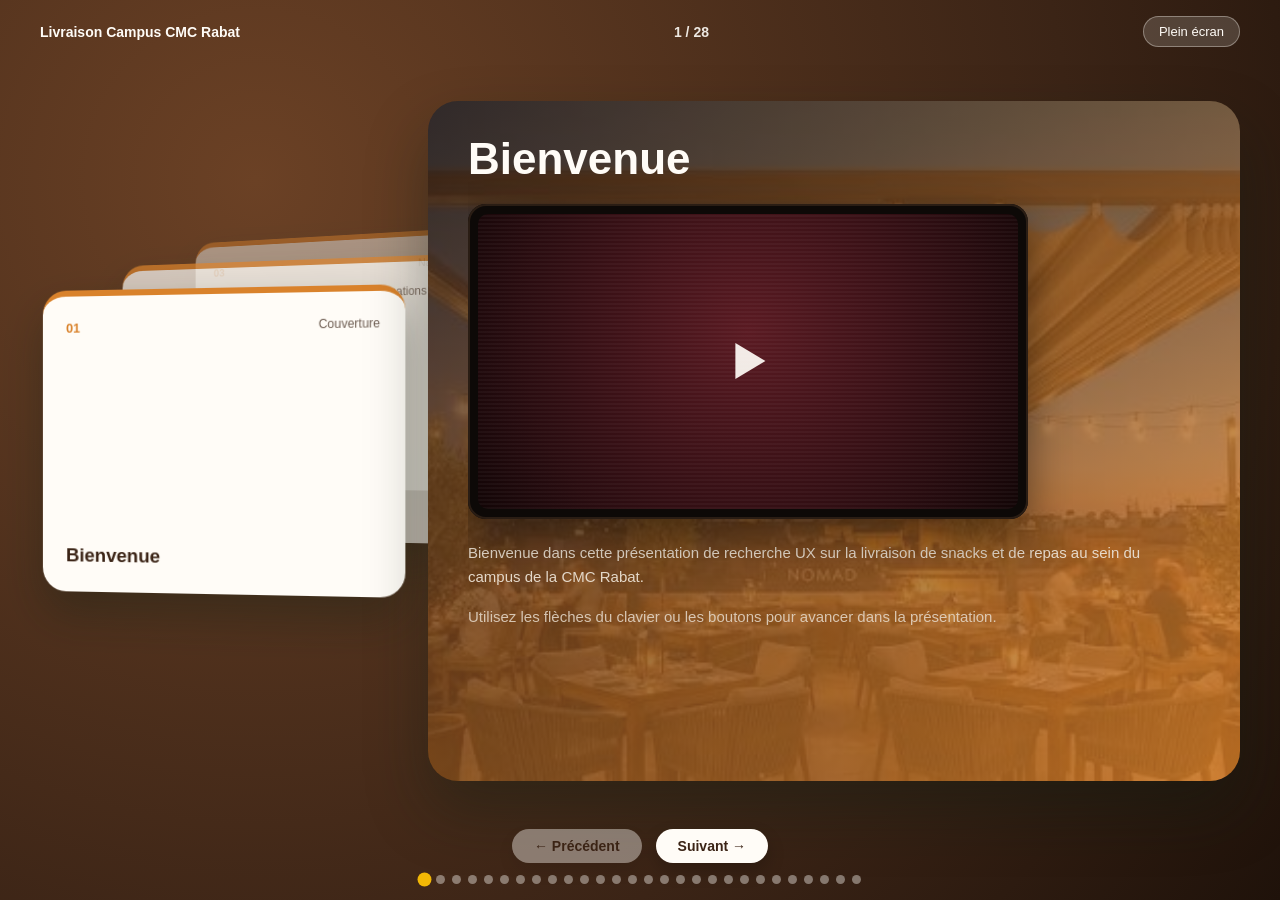
<file: cmc-rabat-ux (1)/index.html>
<!DOCTYPE html>
<html lang="fr">
<head>
<meta charset="UTF-8">
<meta name="viewport" content="width=device-width, initial-scale=1">
<title>Recherche UX & Wireframes : Livraison Campus CMC Rabat</title>
<style>
  :root {
    --bg-main: #2d5a3c;
    --bg-accent: #4c8c58;
    --crust: #3b2416;
    --bread: #d9822b;
    --fruit: #d94e4e;
    --citrus: #f2b705;
    --cream: #fffcf7;
    --ink: #2a1f18;
    --muted: #6e5d52;
    --light: #f6efe6;
    --pale: #e6dacb;
    --green: #3f9a57;
  }

  * { box-sizing: border-box; margin: 0; padding: 0; }
  html, body { height: 100%; overflow: hidden; }

  body {
    font-family: "Segoe UI", Arial, Helvetica, sans-serif;
    background: radial-gradient(circle at 20% 20%, #3d754e 0%, var(--bg-main) 65%, #1e3f29 100%);
    color: var(--ink);
    display: flex;
    flex-direction: column;
    user-select: none;
    position: relative;
    transition: background .6s ease;
  }
  body.is-cover {
    background: radial-gradient(circle at 20% 20%, #6b4125 0%, var(--crust) 65%, #1f120a 100%);
  }

  /* Rideau de théâtre (intro) */
  .curtain { position: fixed; inset: 0; z-index: 100; display: flex; pointer-events: none; }
  .curtain.done { display: none; }
  .curtain-half {
    position: relative; flex: 1; height: 100%;
    background-image: url('rideau.jpg'), linear-gradient(90deg, #3a0008 0%, #8a0f1c 30%, #b3121f 50%, #8a0f1c 70%, #3a0008 100%);
    background-size: cover, cover;
    background-position: center, center;
    transition: transform 1.8s cubic-bezier(.65, 0, .35, 1);
    box-shadow: inset 0 0 120px rgba(0, 0, 0, .55);
  }
  .curtain.open .curtain-left { transform: translateX(-101%); }
  .curtain.open .curtain-right { transform: translateX(101%); }

  /* Barre haute */
  .topbar {
    position: relative; z-index: 2;
    display: flex; justify-content: space-between; align-items: center;
    padding: 16px 40px; color: var(--cream); font-weight: 600; font-size: 14px;
  }
  .counter { font-variant-numeric: tabular-nums; opacity: .9; }
  .fs-btn {
    background: rgba(255, 252, 247, .16); border: 1px solid rgba(255, 252, 247, .35);
    color: var(--cream); padding: 7px 15px; border-radius: 999px; cursor: pointer; font-size: 13px; font-family: inherit;
  }
  .fs-btn:hover { background: rgba(255, 252, 247, .26); }

  /* Scène */
  .stage {
    position: relative; z-index: 2;
    flex: 1; display: grid; grid-template-columns: 30% 1fr; gap: 28px;
    padding: 0 40px; min-height: 0;
  }
  .stack-wrap { position: relative; perspective: 1400px; display: flex; align-items: center; justify-content: center; }
  .stack { position: relative; width: 100%; max-width: 380px; height: 420px; transform-style: preserve-3d; }
  .stack-card {
    position: absolute; left: 0; top: 50%; width: 100%; height: 300px; margin-top: -150px;
    background: var(--cream); border-radius: 24px; padding: 24px;
    box-shadow: 0 22px 44px rgba(18, 32, 20, .35);
    border-top: 6px solid var(--bread);
    display: flex; flex-direction: column; justify-content: space-between; overflow: hidden;
    cursor: pointer;
    transition: transform .9s cubic-bezier(.2, .8, .2, 1), opacity .9s ease;
  }
  .sc-top { display: flex; justify-content: space-between; gap: 10px; font-size: 12px; color: var(--muted); }
  .sc-top b { color: var(--bread); font-size: 13px; font-weight: 800; }
  .sc-title { font-size: 19px; font-weight: 800; color: var(--crust); line-height: 1.2; }

  .main-wrap { position: relative; display: flex; align-items: center; min-height: 0; }
  .main-card {
    position: relative; width: 100%; height: min(78vh, 680px);
    background: var(--cream); border-radius: 30px; padding: 32px 40px;
    box-shadow: 0 30px 60px rgba(15, 28, 18, .38);
    display: flex; flex-direction: column; overflow: hidden;
  }
  .main-card.enter { animation: enter .7s cubic-bezier(.2, .8, .2, 1); }
  @keyframes enter {
    from { opacity: 0; transform: translateX(40px) scale(.98); }
    to   { opacity: 1; transform: translateX(0) scale(1); }
  }
  .main-card.cover {
    background: linear-gradient(135deg, rgba(59, 36, 22, .82) 0%, rgba(217, 130, 43, .78) 100%), url('nomad.jpg') center / cover no-repeat, var(--crust);
    color: var(--cream); justify-content: center;
  }
  .main-card.themed {
    background: linear-gradient(rgba(255, 252, 247, .9), rgba(255, 252, 247, .9)), url('nomad.jpg') center / cover no-repeat, var(--cream);
  }

  .content { flex: 1; min-height: 0; overflow: auto; padding-right: 6px; }
  .section-tag { font-size: 12px; font-weight: 800; letter-spacing: 1.3px; text-transform: uppercase; color: var(--bread); }
  .slide-title { font-size: 28px; font-weight: 800; color: var(--crust); margin: 6px 0 16px; line-height: 1.2; }
  .cover .slide-title { font-size: 44px; color: var(--cream); margin: 0 0 18px; }
  .lead { font-size: 16px; line-height: 1.55; color: var(--ink); margin-bottom: 14px; }
  .cover .lead { color: var(--pale); }
  .hint { font-size: 13px; color: var(--muted); margin-top: 16px; }
  .cover .hint { color: var(--pale); opacity: .85; }
  .note { font-size: 12px; color: var(--muted); margin-top: 14px; font-style: italic; }

  /* Écran de vidéo */
  .screen-frame {
    position: relative; width: 100%; max-width: 560px; aspect-ratio: 16 / 9;
    border-radius: 18px; background: #0d0907; padding: 10px;
    box-shadow: 0 18px 40px rgba(0, 0, 0, .45), inset 0 0 0 2px #2a1d14;
    margin-bottom: 22px;
  }
  .screen-inner {
    position: relative; width: 100%; height: 100%; border-radius: 10px; overflow: hidden;
    background: radial-gradient(circle at 50% 40%, #5a1a22 0%, #2a0c10 70%, #120506 100%);
    animation: screenGlow 4s ease-in-out infinite;
  }
  .screen-inner::before {
    content: ""; position: absolute; inset: 0;
    background: linear-gradient(105deg, transparent 35%, rgba(255, 220, 200, .18) 50%, transparent 65%);
    transform: translateX(-100%);
    animation: sweep 5s ease-in-out infinite;
  }
  .screen-inner::after {
    content: ""; position: absolute; inset: 0; pointer-events: none;
    background: repeating-linear-gradient(0deg, rgba(255, 255, 255, .035) 0 2px, transparent 2px 4px);
  }
  .play {
    position: absolute; left: 50%; top: 50%; transform: translate(-42%, -50%);
    width: 0; height: 0; border-left: 30px solid var(--cream);
    border-top: 18px solid transparent; border-bottom: 18px solid transparent;
    opacity: .92; animation: pulse 2.6s ease-in-out infinite;
  }
  @keyframes screenGlow { 0%, 100% { filter: brightness(.92); } 50% { filter: brightness(1.12); } }
  @keyframes sweep { 0% { transform: translateX(-100%); } 60%, 100% { transform: translateX(100%); } }
  @keyframes pulse {
    0%, 100% { transform: translate(-42%, -50%) scale(1); }
    50%      { transform: translate(-42%, -50%) scale(1.08); }
  }

  /* Bandeaux et logo */
  .banner {
    height: 150px; border-radius: 20px; margin-bottom: 16px;
    background-image: url('snack.jpg'), linear-gradient(135deg, var(--bread) 0%, var(--bg-accent) 100%);
    background-size: cover, cover; background-position: center, center;
    box-shadow: 0 10px 22px rgba(59, 36, 22, .25);
  }
  .hero-img {
    width: 100%; height: 150px; object-fit: cover; border-radius: 18px; margin-bottom: 16px;
    box-shadow: 0 10px 22px rgba(59, 36, 22, .2);
  }
  .logo-card {
    background: #fff; border: 1px solid var(--pale); border-radius: 18px; padding: 14px 20px;
    display: flex; justify-content: center; margin-bottom: 16px;
  }
  .logo-card img { height: 120px; width: auto; object-fit: contain; }

  /* Informations projet */
  .info-grid { display: grid; grid-template-columns: repeat(2, 1fr); gap: 12px; margin-top: 8px; }
  .info-grid div { background: var(--light); border-left: 4px solid var(--bread); border-radius: 12px; padding: 12px 16px; }
  .info-grid dt { font-size: 12px; font-weight: 800; color: var(--muted); text-transform: uppercase; letter-spacing: .8px; }
  .info-grid dd { font-size: 16px; font-weight: 700; color: var(--crust); margin-top: 4px; }

  /* Sommaire */
  .toc { list-style: none; display: grid; gap: 8px; }
  .toc-item {
    width: 100%; display: flex; align-items: center; gap: 14px; text-align: left;
    background: var(--light); border: 1px solid var(--pale); border-radius: 14px; padding: 9px 16px;
    font-family: inherit; font-size: 15px; font-weight: 700; color: var(--crust); cursor: pointer;
    transition: background .25s ease, transform .25s ease;
  }
  .toc-item:hover { background: #fbe9cf; transform: translateX(4px); }
  .toc-item span {
    min-width: 32px; height: 32px; border-radius: 50%; background: var(--bread); color: var(--cream);
    display: inline-flex; align-items: center; justify-content: center; font-size: 13px; font-weight: 800;
  }

  /* Blocs */
  .box { background: var(--light); border-radius: 16px; padding: 16px 20px; margin-bottom: 14px; line-height: 1.55; }
  .box h4 { font-size: 16px; color: var(--crust); margin-bottom: 8px; }
  .box p { font-size: 15px; margin-bottom: 6px; }
  .box p:last-child { margin-bottom: 0; }
  .content p { font-size: 15px; line-height: 1.6; margin-bottom: 10px; }
  .content ul { font-size: 15px; line-height: 1.6; margin: 6px 0 12px 22px; }
  .content li { margin-bottom: 5px; }
  .grid-2 { display: grid; grid-template-columns: 1fr 1fr; gap: 14px; }
  .grid-3 { display: grid; grid-template-columns: repeat(3, 1fr); gap: 14px; }
  .card-mini { background: var(--light); border-radius: 16px; padding: 14px; border-top: 4px solid var(--bg-accent); }
  .card-mini h4 { font-size: 14px; color: var(--crust); margin-bottom: 6px; }
  .card-mini p { font-size: 13px; line-height: 1.5; color: var(--ink); }

  table { width: 100%; border-collapse: collapse; font-size: 14px; }
  th, td { text-align: left; padding: 10px 12px; border-bottom: 1px solid var(--pale); vertical-align: top; }
  th { background: var(--crust); color: var(--cream); font-weight: 700; }
  tr:nth-child(even) td { background: #fbf6ee; }

  /* Persona */
  .persona-top { display: grid; grid-template-columns: 200px 1fr; gap: 22px; align-items: center; margin-bottom: 18px; }
  .photo-frame {
    width: 200px; height: 250px; border-radius: 20px; overflow: hidden;
    background: linear-gradient(160deg, var(--bg-accent), var(--crust));
    box-shadow: 0 14px 26px rgba(59, 36, 22, .3);
    display: flex; align-items: flex-end; justify-content: center;
  }
  .photo-frame img { width: 100%; height: 100%; object-fit: cover; object-position: center top; }

  /* Problématique */
  .pain-list { display: grid; gap: 10px; }
  .pain {
    display: flex; gap: 12px; align-items: flex-start; background: #fff; border: 1px solid var(--pale);
    border-left: 5px solid var(--fruit); border-radius: 12px; padding: 12px 14px; font-size: 14.5px; line-height: 1.5;
  }
  .statement {
    margin-top: 16px; background: var(--crust); color: var(--cream); border-radius: 16px; padding: 16px 20px;
    font-size: 15px; line-height: 1.55;
  }

  /* Recherche qualitative */
  .qa-q { font-size: 20px; font-weight: 800; color: var(--crust); background: var(--light); border-radius: 16px; padding: 18px 20px; margin-bottom: 16px; line-height: 1.3; }
  .qa-a { display: grid; gap: 10px; }
  .qa-item {
    display: flex; gap: 12px; align-items: flex-start; background: #fff; border: 1px solid var(--pale);
    border-radius: 14px; padding: 12px 14px; font-size: 14.5px; line-height: 1.5;
  }
  .qa-item .who {
    min-width: 58px; font-size: 11px; font-weight: 800; color: var(--cream); background: var(--bg-accent);
    border-radius: 999px; padding: 4px 8px; text-align: center; margin-top: 2px;
  }
  .qa-takeaway {
    margin-top: 16px; background: var(--crust); color: var(--cream); border-radius: 16px; padding: 14px 18px; font-size: 14.5px; line-height: 1.5;
  }
  .qa-takeaway b { color: var(--citrus); }

  /* Recherche quantitative */
  .chart { background: #fff; border: 1px solid var(--pale); border-radius: 18px; padding: 18px 20px; }
  .bar-row { display: grid; grid-template-columns: 150px 1fr 56px; align-items: center; gap: 12px; margin-bottom: 12px; font-size: 14px; }
  .bar-label { font-weight: 700; color: var(--crust); }
  .bar-track { background: var(--light); border-radius: 999px; height: 22px; overflow: hidden; }
  .bar-fill {
    height: 100%; border-radius: 999px; background: linear-gradient(90deg, var(--bread), var(--citrus));
    width: 0; transition: width 1.1s cubic-bezier(.2, .8, .2, 1);
  }
  .bar-val { font-weight: 800; color: var(--crust); text-align: right; }
  .donut-wrap { display: flex; gap: 28px; align-items: center; }
  .donut {
    width: 210px; height: 210px; border-radius: 50%; flex-shrink: 0;
    box-shadow: inset 0 0 0 1px rgba(0,0,0,.05);
    animation: spin-in 1.2s cubic-bezier(.2, .8, .2, 1) both;
  }
  @keyframes spin-in { from { transform: rotate(-270deg) scale(.8); opacity: 0; } to { transform: rotate(0deg) scale(1); opacity: 1; } }
  .legend { display: grid; gap: 10px; font-size: 14px; }
  .legend div { display: flex; align-items: center; gap: 10px; }
  .swatch { width: 14px; height: 14px; border-radius: 4px; flex-shrink: 0; }
  .kpi { display: flex; gap: 12px; flex-wrap: wrap; margin-bottom: 14px; }
  .kpi div { background: var(--light); border-radius: 14px; padding: 10px 16px; font-size: 13px; color: var(--muted); }
  .kpi b { display: block; font-size: 22px; color: var(--crust); }

  /* Synthèse */
  .insight { background: #fff; border: 1px solid var(--pale); border-radius: 16px; padding: 14px; border-top: 4px solid var(--citrus); }
  .insight h4 { font-size: 14px; color: var(--crust); margin-bottom: 6px; }
  .insight p { font-size: 13px; line-height: 1.5; }
  .insight .impact { margin-top: 8px; color: var(--bg-accent); font-weight: 700; font-size: 12.5px; }

  /* Carte d'empathie : mind map */
  .mm { display: grid; grid-template-columns: 230px 1fr; gap: 24px; align-items: center; }
  .mm-photo { display: flex; align-items: center; justify-content: center; position: relative; }
  .mm-photo::before {
    content: ""; position: absolute; width: 220px; height: 220px; border-radius: 50%;
    background: radial-gradient(circle, rgba(242, 183, 5, .55), rgba(242, 183, 5, 0) 70%);
  }
  .mm-photo img { position: relative; width: 220px; height: auto; filter: drop-shadow(0 14px 18px rgba(59, 36, 22, .3)); }
  .mm-photo img.rect { width: 200px; height: 260px; object-fit: cover; object-position: center top; border-radius: 22px; border: 5px solid var(--citrus); }
  .mm-photo .mm-name {
    position: absolute; bottom: -8px; left: 50%; transform: translateX(-50%);
    background: var(--crust); color: var(--cream); font-size: 12px; font-weight: 800;
    padding: 5px 14px; border-radius: 999px; white-space: nowrap;
  }
  .mm-list { display: grid; gap: 16px; position: relative; padding-left: 36px; }
  .mm-list::before {
    content: ""; position: absolute; left: 14px; top: 22px; bottom: 22px; width: 0;
    border-left: 3px dotted var(--muted); opacity: .6;
  }
  .mm-row { display: grid; grid-template-columns: 200px 1fr; gap: 16px; align-items: center; position: relative; }
  .mm-row::before {
    content: ""; position: absolute; left: -22px; width: 22px; top: 50%;
    border-top: 3px dotted var(--row-color, var(--muted));
  }
  .mm-pill {
    text-align: center; font-weight: 800; font-size: 14px; color: var(--row-color, var(--crust));
    background: #fff; border: 3px solid var(--row-color, var(--crust)); border-radius: 999px; padding: 10px 14px;
    box-shadow: 0 6px 14px rgba(59, 36, 22, .12);
  }
  .mm-text { font-size: 13px; line-height: 1.5; color: var(--ink); background: rgba(255, 255, 255, .85); border-radius: 14px; padding: 10px 14px; }
  .mm-text li { margin-bottom: 3px; margin-left: 16px; }
  .mm-text { background: #fffcf7; border-left: 6px solid var(--bread); box-shadow: 0 8px 18px rgba(59, 36, 22, .12); }
  .mm-list::before { transform-origin: top; animation: growV 1s ease .2s both; }
  .mm-row { opacity: 0; animation: rowIn .6s cubic-bezier(.2, .8, .2, 1) both; }
  .mm-row:nth-child(1) { animation-delay: .35s; }
  .mm-row:nth-child(2) { animation-delay: .75s; }
  .mm-row:nth-child(3) { animation-delay: 1.15s; }
  .mm-row:nth-child(4) { animation-delay: 1.55s; }
  .mm-row::before { animation: drawLine .5s ease both; }
  .mm-row:nth-child(1)::before { animation-delay: .6s; }
  .mm-row:nth-child(2)::before { animation-delay: 1s; }
  .mm-row:nth-child(3)::before { animation-delay: 1.4s; }
  .mm-row:nth-child(4)::before { animation-delay: 1.8s; }
  .mm-photo img { animation: floaty 4s ease-in-out infinite; }
  .mm-photo::before { animation: glow 3s ease-in-out infinite; }
  @keyframes rowIn { from { opacity: 0; transform: translateX(-18px); } to { opacity: 1; transform: translateX(0); } }
  @keyframes drawLine { from { width: 0; } to { width: 22px; } }
  @keyframes growV { from { transform: scaleY(0); } to { transform: scaleY(1); } }
  @keyframes floaty { 0%, 100% { transform: translateY(0); } 50% { transform: translateY(-8px); } }
  @keyframes glow { 0%, 100% { opacity: .7; transform: scale(1); } 50% { opacity: 1; transform: scale(1.06); } }

  /* User stories */
  .story {
    background: #fffcf7; border-left: 6px solid var(--bread); border-radius: 18px; padding: 16px 20px;
    margin-bottom: 14px; box-shadow: 0 8px 18px rgba(59, 36, 22, .12);
  }
  .story h4 { font-size: 16px; color: var(--crust); margin-bottom: 8px; }
  .story p { font-size: 14.5px; line-height: 1.55; margin-bottom: 8px; }
  .story ul { font-size: 14px; line-height: 1.55; margin: 4px 0 0 20px; }

  /* Parcours utilisateur */
  .jm-top { display: grid; grid-template-columns: 1fr 2fr; gap: 10px; margin-bottom: 10px; }
  .jm-cell { background: var(--light); border: 1px solid var(--pale); border-radius: 12px; padding: 10px 12px; font-size: 13px; line-height: 1.45; }
  .jm-head { font-weight: 800; font-size: 11px; text-transform: uppercase; letter-spacing: .6px; color: var(--muted); margin-bottom: 4px; }
  .jm-grid { display: grid; grid-template-columns: 110px repeat(5, 1fr); gap: 8px; align-items: stretch; }
  .jm-label {
    background: var(--crust); color: var(--cream); border-radius: 10px;
    display: flex; align-items: center; justify-content: center; text-align: center;
    font-weight: 800; font-size: 12px; padding: 6px;
  }
  .jm-chev {
    background: var(--bread); color: var(--cream); padding: 10px 16px; font-weight: 800; font-size: 13px; text-align: center;
    clip-path: polygon(0 0, 88% 0, 100% 50%, 88% 100%, 0 100%, 10% 50%);
  }
  .jm-cell2 { background: #fff; border: 1px solid var(--pale); border-radius: 10px; padding: 8px 10px; font-size: 12.5px; line-height: 1.45; min-height: 64px; }
  .jm-curve { grid-column: 2 / span 5; position: relative; height: 96px; background: #fff; border: 1px solid var(--pale); border-radius: 10px; }
  .jm-curve svg { width: 100%; height: 100%; }
  .jm-axis { text-align: right; font-size: 12px; font-weight: 800; color: var(--muted); margin-top: 6px; }

  /* Carte d'expérience */
  .ce-head { display: flex; justify-content: space-between; gap: 12px; font-size: 14px; font-weight: 800; color: var(--crust); margin-bottom: 12px; }
  .ce-head span { color: var(--muted); font-weight: 700; }
  .ce-grid { display: grid; grid-template-columns: 110px repeat(5, 1fr); gap: 8px; }
  .ce-label {
    background: var(--crust); color: var(--cream); border-radius: 10px; font-size: 11px; font-weight: 800;
    text-transform: uppercase; letter-spacing: .6px; display: flex; align-items: center; justify-content: center; text-align: center; padding: 6px;
  }
  .ce-stage {
    background: #d7c8b5; color: var(--crust); padding: 10px 14px; font-size: 12.5px; font-weight: 800; text-align: center;
    clip-path: polygon(0 0, 88% 0, 100% 50%, 88% 100%, 0 100%, 10% 50%);
  }
  .ce-stage.s2 { background: #c9b59c; }
  .ce-stage.s3 { background: #b59c7e; color: var(--cream); }
  .ce-stage.s4 { background: #9c7e5f; color: var(--cream); }
  .ce-stage.s5 { background: #7e6246; color: var(--cream); }
  .ce-cell { background: #fff; border: 1px solid var(--pale); border-radius: 10px; padding: 8px 10px; font-size: 12px; line-height: 1.45; min-height: 96px; }
  .ce-cell ul { margin-left: 14px; }
  .ce-cell li { margin-bottom: 3px; }
  .mood-row { display: flex; gap: 8px; align-items: center; justify-content: center; min-height: 64px; }
  .mood { width: 30px; height: 30px; border-radius: 50%; color: #fff; font-weight: 800; font-size: 14px; display: inline-flex; align-items: center; justify-content: center; }
  .mood.good { background: var(--green); }
  .mood.bad { background: var(--fruit); }
  .mood.mid { background: var(--citrus); color: var(--crust); }
  .ce-quote { font-style: italic; color: var(--ink); }

  /* Objectifs */
  .steps { display: grid; gap: 9px; }

  /* User flow */
  .flow { display: flex; flex-wrap: wrap; align-items: center; gap: 10px; }
  .flow-node { background: var(--bg-main); color: var(--cream); border-radius: 12px; padding: 10px 14px; font-size: 14px; font-weight: 700; }
  .flow-arrow { color: var(--bread); font-size: 20px; font-weight: 800; }

  /* Wireframes */
  .wf-row { display: grid; grid-template-columns: repeat(5, 1fr); gap: 12px; }
  .wf-item { text-align: center; }
  .wf-img {
    width: 100%; height: 300px; border-radius: 16px; overflow: hidden; background: #fff;
    border: 2px solid var(--pale); display: flex; align-items: center; justify-content: center;
  }
  .wf-img img { width: 100%; height: 100%; object-fit: contain; }
  .wf-label { font-size: 12.5px; font-weight: 800; color: var(--crust); margin-top: 8px; }

  /* Contrôles */
  .controls { position: relative; z-index: 2; display: flex; flex-direction: column; align-items: center; gap: 12px; padding: 10px 0 16px; }
  .dots { display: flex; gap: 7px; flex-wrap: wrap; justify-content: center; max-width: 90vw; }
  .dot {
    width: 9px; height: 9px; border-radius: 50%; background: rgba(255, 252, 247, .4); border: 0; cursor: pointer;
    transition: transform .3s ease, background .3s ease;
  }
  .dot.active { background: var(--citrus); transform: scale(1.55); }
  .nav { display: flex; gap: 14px; }
  .nav button {
    background: var(--cream); color: var(--crust); border: 0; border-radius: 999px; padding: 9px 22px;
    font-weight: 800; font-size: 14px; cursor: pointer; box-shadow: 0 8px 18px rgba(0, 0, 0, .2); font-family: inherit;
  }
  .nav button:disabled { opacity: .4; cursor: default; }

  @media (max-width: 1100px) {
    .wf-row { grid-template-columns: repeat(3, 1fr); }
    .grid-4 { grid-template-columns: 1fr 1fr; }
  }
  @media (max-width: 920px) {
    .stage { grid-template-columns: 1fr; }
    .stack-wrap { display: none; }
    .slide-title { font-size: 24px; }
    .cover .slide-title { font-size: 32px; }
    .grid-3 { grid-template-columns: 1fr 1fr; }
    .info-grid { grid-template-columns: 1fr; }
    .persona-top { grid-template-columns: 1fr; justify-items: center; }
    .mm { grid-template-columns: 1fr; justify-items: center; }
    .mm-list { width: 100%; }
    .mm-row { grid-template-columns: 1fr; }
    .donut-wrap { flex-direction: column; }
  }
  @media (max-width: 600px) {
    .stage { padding: 0 16px; }
    .main-card { padding: 22px; }
    .grid-2, .grid-3, .wf-row { grid-template-columns: 1fr; }
    .jm-grid, .ce-grid { overflow-x: auto; }
    .bar-row { grid-template-columns: 110px 1fr 46px; }
  }
</style>
</head>
<body>

<div class="curtain" id="curtain" aria-hidden="true">
  <div class="curtain-half curtain-left"></div>
  <div class="curtain-half curtain-right"></div>
</div>

<div class="topbar">
  <span class="brand">Livraison Campus CMC Rabat</span>
  <span class="counter" id="counter"></span>
  <button class="fs-btn" id="fsBtn" type="button">Plein écran</button>
</div>

<div class="stage">
  <div class="stack-wrap"><div class="stack" id="stack"></div></div>
  <div class="main-wrap">
    <div class="main-card" id="mainCard">
      <div class="content" id="mainContent"></div>
    </div>
  </div>
</div>

<div class="controls">
  <div class="nav">
    <button id="prevBtn" type="button">← Précédent</button>
    <button id="nextBtn" type="button">Suivant →</button>
  </div>
  <div class="dots" id="dots"></div>
</div>

<script>
  /* =====================================================================
     DONNÉES DE RECHERCHE
     ⚠ Valeurs d'EXEMPLE : remplacez-les par vos vrais entretiens et
     vos vrais résultats de questionnaire. Les graphiques se mettent à jour.
     ===================================================================== */
  const DATA = {
    qualitatif: {
      participants: "6 stagiaires CMC Rabat (S1 à S6), entretiens semi-directifs de 20 minutes",
      questions: [
        {
          q: "Comment se passe votre pause déjeuner habituellement ?",
          reponses: [
            { who: "S1, S3, S5", texte: "La pause dure environ 30 minutes, dont une dizaine perdue dans la file d’attente au snack." },
            { who: "S2, S4", texte: "Ils mangent souvent debout ou dans les couloirs, faute de temps pour s’asseoir." },
            { who: "S6", texte: "Le déjeuner est pris en retard si la file est longue : la reprise devient stressante." }
          ],
          retenir: "La file d’attente réduit le temps réel de repas."
        },
        {
          q: "Qu’est-ce qui vous empêche de commander en ligne ?",
          reponses: [
            { who: "S2, S4, S6", texte: "Les frais de livraison n’apparaissent qu’à la fin de la commande." },
            { who: "S1, S3", texte: "Aucune visibilité sur le délai exact de livraison." },
            { who: "S5", texte: "Peur de payer pour une commande qui arrive trop tard pour la pause." }
          ],
          retenir: "Le prix total et le délai doivent être visibles dès le début."
        },
        {
          q: "Quel budget dépensez-vous par commande ?",
          reponses: [
            { who: "S1, S2, S4, S6", texte: "Entre 20 et 35 DH, en général un snack ou un sandwich." },
            { who: "S3", texte: "Plus élevé quand la commande est partagée avec des camarades." }
          ],
          retenir: "Le budget reste serré : chaque dirham de frais compte."
        },
        {
          q: "Comment préférez-vous récupérer votre commande ?",
          reponses: [
            { who: "S2, S3, S5, S6", texte: "Dans un point fixe connu à l’avance, plutôt qu’en cherchant le livreur." },
            { who: "S1, S4", texte: "Sur place, directement à l’arrivée du livreur, si le point est clair." }
          ],
          retenir: "Un point de retrait fixe et signalé est la solution préférée."
        },
        {
          q: "Commanderiez-vous à plusieurs pour partager les frais ?",
          reponses: [
            { who: "S3, S4, S6", texte: "Oui, pour partager la livraison et réduire le coût par personne." },
            { who: "S1, S5", texte: "Possible, mais seulement si les goûts et les horaires sont proches." }
          ],
          retenir: "La commande groupée est attractive, à condition de rester simple."
        },
        {
          q: "Qu’attendez-vous d’une application idéale ?",
          reponses: [
            { who: "S1 à S6", texte: "Rapidité, prix total dès le panier, notification à l’arrivée, retrait clair." }
          ],
          retenir: "Peu d’étapes et une information fiable à chaque écran."
        }
      ]
    },
    quantitatif: {
      n: 120,
      echantillon: "120 réponses (questionnaire diffusé à la communauté CMC Rabat)",
      frequence: {
        titre: "Fréquence de commande pendant la journée",
        series: [
          { label: "Tous les jours", valeur: 34 },
          { label: "2 à 3 fois par semaine", valeur: 41 },
          { label: "Rarement", valeur: 25 }
        ],
        lecture: "Plus de deux tiers des répondants commandent au moins deux fois par semaine."
      },
      budget: {
        titre: "Budget moyen par commande",
        series: [
          { label: "Moins de 20 DH", valeur: 18 },
          { label: "20 à 35 DH", valeur: 52 },
          { label: "36 à 50 DH", valeur: 22 },
          { label: "Plus de 50 DH", valeur: 8 }
        ],
        lecture: "La majorité se situe entre 20 et 35 DH : la tarification doit rester lisible."
      },
      delai: {
        titre: "Délai d’attente acceptable pendant une pause",
        series: [
          { label: "Moins de 5 min", valeur: 20 },
          { label: "5 à 10 min", valeur: 45 },
          { label: "10 à 15 min", valeur: 25 },
          { label: "Plus de 15 min", valeur: 10 }
        ],
        lecture: "Près de la moitié accepte jusqu’à 10 minutes : le délai affiché doit être précis."
      },
      retrait: {
        titre: "Mode de retrait préféré",
        series: [
          { label: "Sur place à l’arrivée", valeur: 40, couleur: "#d9822b" },
          { label: "Point de retrait fixe", valeur: 38, couleur: "#4c8c58" },
          { label: "Livraison à domicile", valeur: 22, couleur: "#d94e4e" }
        ],
        lecture: "Le retrait sur place et le point fixe regroupent près de 80 % des préférences."
      }
    },
    synthese: [
      { methode: "Entretiens qualitatifs", echantillon: "6 stagiaires", resultat: "La file d’attente et les frais cachés sont les freins principaux." },
      { methode: "Questionnaire quantitatif", echantillon: "120 répondants", resultat: "Budget de 20 à 35 DH, délai accepté jusqu’à 10 min, retrait sur place ou point fixe." }
    ],
    insights: [
      { titre: "Prix total visible", texte: "Les frais surprises sont le premier motif d’abandon cité.", impact: "Afficher le total et les frais dès le panier." },
      { titre: "Délai annoncé", texte: "Près de la moitié accepte jusqu’à 10 minutes d’attente.", impact: "Afficher un créneau précis au moment de la commande." },
      { titre: "Point de retrait fixe", texte: "Le retrait sur place et au point fixe domine.", impact: "Un point signalé sur la carte du campus." },
      { titre: "Commande groupée", texte: "Le partage des frais motive les commandes à plusieurs.", impact: "Créer un panier partagé simple à inviter." }
    ]
  };

  /* =====================================================================
     RENDUS UTILITAIRES
     ===================================================================== */
  function barChart(bloc) {
    const max = Math.max(...bloc.series.map(s => s.valeur));
    const rows = bloc.series.map(s => `
      <div class="bar-row">
        <div class="bar-label">${s.label}</div>
        <div class="bar-track"><div class="bar-fill" data-w="${(s.valeur / max) * 100}"></div></div>
        <div class="bar-val">${s.valeur}%</div>
      </div>`).join("");
    return `<div class="chart">${rows}</div>`;
  }

  function donutChart(bloc) {
    const total = bloc.series.reduce((a, s) => a + s.valeur, 0);
    let acc = 0;
    const stops = bloc.series.map(s => {
      const start = (acc / total) * 100;
      acc += s.valeur;
      const end = (acc / total) * 100;
      return `${s.couleur} ${start}% ${end}%`;
    }).join(", ");
    const legend = bloc.series.map(s => `
      <div><span class="swatch" style="background:${s.couleur}"></span>${s.label} : <b>${s.valeur}%</b></div>`).join("");
    return `
      <div class="chart donut-wrap">
        <div class="donut" style="background: conic-gradient(${stops});"></div>
        <div class="legend">${legend}</div>
      </div>`;
  }

  function animateBars() {
    requestAnimationFrame(() => {
      document.querySelectorAll(".bar-fill").forEach(el => {
        el.style.width = el.getAttribute("data-w") + "%";
      });
    });
  }

  /* =====================================================================
     SLIDES
     ===================================================================== */
  const SECTIONS = [
    "Persona",
    "Problématique",
    "Recherche qualitative",
    "Recherche quantitative",
    "Résultats des recherches",
    "Carte d’empathie",
    "Objectifs et solutions",
    "Scénarios d’usage",
    "Carte d’expérience",
    "Parcours utilisateur",
    "User stories",
  ];

  const S = [];

  /* 1 : Bienvenue */
  S.push({
    cover: true,
    title: "Bienvenue",
    html: `
      <div class="screen-frame"><div class="screen-inner"><span class="play"></span></div></div>
      <p class="lead">Bienvenue dans cette présentation de recherche UX sur la livraison de snacks et de repas au sein du campus de la CMC Rabat.</p>
      <p class="hint">Utilisez les flèches du clavier ou les boutons pour avancer dans la présentation.</p>
    `
  });

  /* 2 : Sujet, avec logo CMC */
  S.push({
    section: "Sujet du projet & informations",
    title: "Livraison entre stagiaires à la CMC Rabat",
    html: `
      <div class="logo-card"><img src="cmc-logo.png" alt="Cités des Métiers et des Compétences"></div>
      <p class="lead">Application de livraison qui relie les stagiaires, les snacks et restaurants partenaires, et les livreurs du campus.</p>
      <dl class="info-grid">
        <div><dt>Nom</dt><dd>Yassine Oul-Haj</dd></div>
        <div><dt>Groupe</dt><dd>desoux201</dd></div>
        <div><dt>Année</dt><dd>2026/2027</dd></div>
        <div><dt>Supervisé par</dt><dd>Salima Bennouri</dd></div>
        <div><dt>Formation</dt><dd>Design Digital</dd></div>
        <div><dt>Établissement</dt><dd>CMC Rabat</dd></div>
      </dl>
    `
  });

  /* 3 : Sommaire */
  S.push({
    section: "Navigation",
    themed: true,
    title: "Sommaire",
    html: () => `
      <ol class="toc">
        ${SECTIONS.map((name, i) => {
          const target = S.findIndex(s => s.title === name);
          return `<li><button class="toc-item" type="button" data-goto="${target}"><span>${String(i + 1).padStart(2, "0")}</span>${name}</button></li>`;
        }).join("")}
      </ol>
    `
  });

  /* Persona 1 : Youssef (client) */
  S.push({
    section: "Partie 01 · Client",
    themed: true,
    title: SECTIONS[0],
    html: `
      <div class="persona-top">
        <div class="photo-frame"><img src="persona-cutout.png" alt="Youssef, stagiaire CMC Rabat" onerror="this.remove()"></div>
        <div>
          <div class="box">
            <h4>Brève description du persona</h4>
            <p><b>Youssef, 22 ans</b>, stagiaire à la CMC Rabat (Tamesna). Pause déjeuner de 30 à 45 minutes, budget de 20 à 35 DH. Il veut manger vite, sans attendre au snack ni perdre sa pause.</p>
          </div>
          <div class="box">
            <h4>Objectif global</h4>
            <p>Commander et récupérer son snack en moins de deux minutes, sans frais cachés.</p>
          </div>
        </div>
      </div>
      <div class="grid-2">
        <div class="card-mini"><h4>Frustrations</h4><p>Files d’attente, perte de temps, frais de livraison qui n’apparaissent qu’à la fin.</p></div>
        <div class="card-mini"><h4>Besoins</h4><p>Précommande, commande groupée, point de retrait fixe et délai connu à l’avance.</p></div>
      </div>
    `
  });

  /* Persona 2 : Karim (snackeur) */
  S.push({
    section: "Partie 01 · Snackeur",
    themed: true,
    title: "Persona · Snackeur",
    html: `
      <img class="hero-img" src="nomad.jpg" alt="Terrasse de restaurant au coucher du soleil" onerror="this.remove()">
      <div class="persona-top" style="grid-template-columns: 200px 1fr; margin-bottom: 10px;">
        <div class="photo-frame"><img src="snackeur.jpg" alt="Karim, gérant de snack" onerror="this.remove()"></div>
        <div>
          <div class="box">
            <h4>Brève description du persona</h4>
            <p><b>Karim, 34 ans</b>, gérant d’un snack proche du campus. Il prépare les commandes à la main, avec une équipe de deux personnes au moment du coup de feu de midi.</p>
          </div>
          <div class="box">
            <h4>Objectif global</h4>
            <p>Recevoir plus de commandes du campus sans allonger la file au comptoir ni perdre de clients.</p>
          </div>
        </div>
      </div>
      <div class="grid-2">
        <div class="card-mini"><h4>Frustrations</h4><p>Pics de commandes à 12 h, commandes oubliées, livreurs qui attendent au comptoir, commissions jugées élevées.</p></div>
        <div class="card-mini"><h4>Besoins</h4><p>Alertes de commande claires, préparation planifiée, remise simple au livreur et suivi des paiements.</p></div>
      </div>
    `
  });

  /* Problématique */
  S.push({
    section: "Partie 02",
    title: SECTIONS[1],
    html: `
      <p class="lead">Pendant une pause courte, les stagiaires comme les snackeurs vivent des douleurs concrètes qui rendent la commande pénible.</p>
      <div class="pain-list">
        <div class="pain"><b>1.</b><span>Une file d’attente au snack qui mange la moitié de la pause.</span></div>
        <div class="pain"><b>2.</b><span>Un total qui change à la fin, avec des frais de livraison découverts trop tard.</span></div>
        <div class="pain"><b>3.</b><span>Un point de retrait flou, qui oblige à chercher sa commande dans le campus.</span></div>
        <div class="pain"><b>4.</b><span>Côté snackeur, des pics de commandes difficiles à anticiper et des livreurs qui attendent.</span></div>
      </div>
      <div class="statement">
        <b>Énoncé du problème :</b> comment permettre à un stagiaire de commander et récupérer son snack pendant une pause courte, sans attente ni frais surprises, tout en aidant le snackeur à absorber les pics de commandes.
      </div>
    `
  });

  /* Recherche qualitative : introduction */
  S.push({
    section: "Partie 03",
    title: SECTIONS[2],
    html: `
      <p class="lead">Méthode : entretiens semi-directifs. Participants : ${DATA.qualitatif.participants}.</p>
      <div class="box">
        <h4>Questions posées</h4>
        <ul>${DATA.qualitatif.questions.map(x => `<li>${x.q}</li>`).join("")}</ul>
      </div>
      <p class="note">Les réponses détaillées suivent, une question par diapositive.</p>
    `
  });

  /* Recherche qualitative : une slide par question */
  DATA.qualitatif.questions.forEach((item, i) => {
    S.push({
      section: `Entretien · Question ${i + 1} / ${DATA.qualitatif.questions.length}`,
      title: "Réponses des stagiaires",
      html: `
        <div class="qa-q">${item.q}</div>
        <div class="qa-a">
          ${item.reponses.map(r => `
            <div class="qa-item"><span class="who">${r.who}</span><span>${r.texte}</span></div>`).join("")}
        </div>
        <div class="qa-takeaway"><b>À retenir :</b> ${item.retenir}</div>
      `
    });
  });

  /* Recherche quantitative : introduction */
  S.push({
    section: "Partie 04",
    title: SECTIONS[3],
    html: `
      <p class="lead">Méthode : questionnaire en ligne pour mesurer les comportements à grande échelle.</p>
      <div class="kpi"><div><b>${DATA.quantitatif.n}</b>répondants</div></div>
      <div class="box">
        <h4>Échantillon</h4>
        <p>${DATA.quantitatif.echantillon}.</p>
      </div>
    `
  });

  /* Recherche quantitative : une slide par graphique */
  S.push({
    section: "Partie 04 · Graphique 1",
    title: DATA.quantitatif.frequence.titre,
    html: `${barChart(DATA.quantitatif.frequence)}<p class="lead" style="margin-top:14px">${DATA.quantitatif.frequence.lecture}</p>`
  });
  S.push({
    section: "Partie 04 · Graphique 2",
    title: DATA.quantitatif.budget.titre,
    html: `${barChart(DATA.quantitatif.budget)}<p class="lead" style="margin-top:14px">${DATA.quantitatif.budget.lecture}</p>`
  });
  S.push({
    section: "Partie 04 · Graphique 3",
    title: DATA.quantitatif.delai.titre,
    html: `${barChart(DATA.quantitatif.delai)}<p class="lead" style="margin-top:14px">${DATA.quantitatif.delai.lecture}</p>`
  });
  S.push({
    section: "Partie 04 · Graphique 4",
    title: DATA.quantitatif.retrait.titre,
    html: `${donutChart(DATA.quantitatif.retrait)}<p class="lead" style="margin-top:14px">${DATA.quantitatif.retrait.lecture}</p>`
  });

  /* Résultats : synthèse */
  S.push({
    section: "Partie 05",
    title: SECTIONS[4],
    html: `
      <table>
        <thead><tr><th>Méthode</th><th>Échantillon</th><th>Résultat principal</th></tr></thead>
        <tbody>
          ${DATA.synthese.map(r => `<tr><td>${r.methode}</td><td>${r.echantillon}</td><td>${r.resultat}</td></tr>`).join("")}
        </tbody>
      </table>
      <div class="grid-2" style="margin-top:16px;">
        ${DATA.insights.map(x => `
          <div class="insight">
            <h4>${x.titre}</h4>
            <p>${x.texte}</p>
            <div class="impact">→ ${x.impact}</div>
          </div>`).join("")}
      </div>
    `
  });

  /* Carte d’empathie 1 : Youssef */
  S.push({
    section: "Partie 06 · Client",
    themed: true,
    title: SECTIONS[5],
    html: `
      <div class="mm">
        <div class="mm-photo">
          <img src="persona-cutout.png" alt="Youssef, stagiaire" onerror="this.remove()">
          <div class="mm-name">Youssef, stagiaire</div>
        </div>
        <div class="mm-list">
          <div class="mm-row" style="--row-color:#d94e4e;">
            <div class="mm-pill">Ce qu’il dit</div>
            <div class="mm-text"><ul>
              <li>« J’ai 30 minutes, je ne veux pas les perdre à la file. »</li>
              <li>« Les frais, on les voit toujours à la fin. »</li>
            </ul></div>
          </div>
          <div class="mm-row" style="--row-color:#d9822b;">
            <div class="mm-pill">Ce qu’il pense</div>
            <div class="mm-text"><ul>
              <li>Si je commande, j’aurai le temps de manger.</li>
              <li>Commander à plusieurs serait moins cher.</li>
            </ul></div>
          </div>
          <div class="mm-row" style="--row-color:#4c8c58;">
            <div class="mm-pill">Ce qu’il voit</div>
            <div class="mm-text"><ul>
              <li>Les files d’attente au snack.</li>
              <li>Les menus affichés sans prix final.</li>
              <li>Des camarades qui commandent ensemble.</li>
            </ul></div>
          </div>
          <div class="mm-row" style="--row-color:#3f7fb0;">
            <div class="mm-pill">Ce qu’il ressent</div>
            <div class="mm-text"><ul>
              <li>Stress de rater la reprise.</li>
              <li>Frustration face aux frais imprévus.</li>
              <li>Soulagement quand la commande arrive à l’heure.</li>
            </ul></div>
          </div>
        </div>
      </div>
    `
  });

  /* Carte d’empathie 2 : Karim */
  S.push({
    section: "Partie 06 · Snackeur",
    themed: true,
    title: "Carte d’empathie · Snackeur",
    html: `
      <div class="mm">
        <div class="mm-photo">
          <img class="rect" src="snackeur.jpg" alt="Karim, gérant de snack" onerror="this.remove()">
          <div class="mm-name">Karim, gérant</div>
        </div>
        <div class="mm-list">
          <div class="mm-row" style="--row-color:#d94e4e;">
            <div class="mm-pill">Ce qu’il dit</div>
            <div class="mm-text"><ul>
              <li>« Quand il y a trop de commandes, je perds des clients au comptoir. »</li>
              <li>« La commission est trop lourde pour mes petites marges. »</li>
            </ul></div>
          </div>
          <div class="mm-row" style="--row-color:#d9822b;">
            <div class="mm-pill">Ce qu’il pense</div>
            <div class="mm-text"><ul>
              <li>Si je ne réponds pas vite, le client annule.</li>
              <li>Je veux plus de clients sans embaucher.</li>
            </ul></div>
          </div>
          <div class="mm-row" style="--row-color:#4c8c58;">
            <div class="mm-pill">Ce qu’il voit</div>
            <div class="mm-text"><ul>
              <li>La file qui grandit à midi.</li>
              <li>Des livreurs qui attendent au comptoir.</li>
              <li>Des commandes ajoutées sans alerte claire.</li>
            </ul></div>
          </div>
          <div class="mm-row" style="--row-color:#3f7fb0;">
            <div class="mm-pill">Ce qu’il ressent</div>
            <div class="mm-text"><ul>
              <li>Pression pendant le coup de feu.</li>
              <li>Frustration face aux annulations.</li>
              <li>Fierté quand les commandes partent à l’heure.</li>
            </ul></div>
          </div>
        </div>
      </div>
    `
  });

  /* Objectifs et solutions */
  S.push({
    section: "Partie 07",
    title: SECTIONS[6],
    html: `
      <table>
        <thead><tr><th>Objectif</th><th>Solution proposée</th></tr></thead>
        <tbody>
          <tr><td>Gagner du temps à la commande</td><td>Catalogue clair avec filtres par type de produit et temps de préparation.</td></tr>
          <tr><td>Réduire les frais</td><td>Commande groupée pour partager une même livraison.</td></tr>
          <tr><td>Fiabiliser la livraison</td><td>Suivi en temps réel et point de retrait fixe.</td></tr>
          <tr><td>Éviter les mauvaises surprises</td><td>Total complet affiché avant la validation du paiement.</td></tr>
          <tr><td>Absorber les pics (snackeur)</td><td>Alertes de commande et préparation planifiée par lots.</td></tr>
        </tbody>
      </table>
    `
  });

  /* Scénarios d’usage */
  S.push({
    section: "Partie 08",
    title: SECTIONS[7],
    html: `
      <div class="box"><h4>Pause rapide</h4><p>Youssef commande un tacos avant 12 h, choisit un point de retrait et reçoit une notification à l’arrivée.</p></div>
      <div class="box"><h4>Commande groupée</h4><p>Trois stagiaires regroupent leurs commandes pour partager les frais de livraison.</p></div>
      <div class="box"><h4>Coup de feu</h4><p>Karim reçoit une alerte, regroupe les commandes par lot et remet les sacs au livreur sans attendre au comptoir.</p></div>
    `
  });

  /* Carte d’expérience 1 : Youssef */
  S.push({
    section: "Partie 09 · Client",
    title: SECTIONS[8],
    html: `
      <div class="ce-head">
        <div>Nom du projet : <span>Livraison Campus CMC Rabat</span></div>
        <div>Date : <span>19/11/2026</span></div>
      </div>
      <div class="ce-grid">
        <div class="ce-label">Étapes</div>
        <div class="ce-stage">Découverte</div>
        <div class="ce-stage s2">Connexion</div>
        <div class="ce-stage s3">Commande</div>
        <div class="ce-stage s4">Paiement</div>
        <div class="ce-stage s5">Retrait</div>

        <div class="ce-label">Actions</div>
        <div class="ce-cell"><ul><li>Voir les offres</li><li>Comparer les prix</li></ul></div>
        <div class="ce-cell"><ul><li>Se connecter</li><li>Vérifier le compte</li></ul></div>
        <div class="ce-cell"><ul><li>Choisir le plat</li><li>Ajouter au panier</li></ul></div>
        <div class="ce-cell"><ul><li>Valider le total</li><li>Payer</li></ul></div>
        <div class="ce-cell"><ul><li>Suivre la commande</li><li>Récupérer au point</li></ul></div>

        <div class="ce-label">Ressentis</div>
        <div class="mood-row"><span class="mood mid">~</span></div>
        <div class="mood-row"><span class="mood good">+</span></div>
        <div class="mood-row"><span class="mood bad">−</span></div>
        <div class="mood-row"><span class="mood bad">−</span></div>
        <div class="mood-row"><span class="mood good">+</span></div>

        <div class="ce-label">Voix de l’utilisateur</div>
        <div class="ce-cell ce-quote">« Je ne sais pas si c’est intéressant. »</div>
        <div class="ce-cell ce-quote">« Connexion rapide, c’est bien. »</div>
        <div class="ce-cell ce-quote">« Je veux commander à plusieurs. »</div>
        <div class="ce-cell ce-quote">« Les frais arrivent trop tard. »</div>
        <div class="ce-cell ce-quote">« Où je récupère ma commande ? »</div>
      </div>
    `
  });

  /* Carte d’expérience 2 : Karim */
  S.push({
    section: "Partie 09 · Snackeur",
    title: "Carte d’expérience · Snackeur",
    html: `
      <div class="ce-head">
        <div>Nom du projet : <span>Livraison Campus CMC Rabat</span></div>
        <div>Date : <span>19/11/2026</span></div>
      </div>
      <div class="ce-grid">
        <div class="ce-label">Étapes</div>
        <div class="ce-stage">Inscription</div>
        <div class="ce-stage s2">Réception</div>
        <div class="ce-stage s3">Préparation</div>
        <div class="ce-stage s4">Remise</div>
        <div class="ce-stage s5">Bilan</div>

        <div class="ce-label">Actions</div>
        <div class="ce-cell"><ul><li>Créer le compte snack</li><li>Activer les alertes</li></ul></div>
        <div class="ce-cell"><ul><li>Lire la commande</li><li>Confirmer le délai</li></ul></div>
        <div class="ce-cell"><ul><li>Regrouper par lot</li><li>Préparer les plats</li></ul></div>
        <div class="ce-cell"><ul><li>Remettre au livreur</li><li>Valider le code</li></ul></div>
        <div class="ce-cell"><ul><li>Vérifier les paiements</li><li>Lire le bilan du jour</li></ul></div>

        <div class="ce-label">Ressentis</div>
        <div class="mood-row"><span class="mood good">+</span></div>
        <div class="mood-row"><span class="mood mid">~</span></div>
        <div class="mood-row"><span class="mood bad">−</span></div>
        <div class="mood-row"><span class="mood mid">~</span></div>
        <div class="mood-row"><span class="mood good">+</span></div>

        <div class="ce-label">Voix de l’utilisateur</div>
        <div class="ce-cell ce-quote">« Enfin, je vois mes commandes arriver. »</div>
        <div class="ce-cell ce-quote">« Trop de notifications d’un coup. »</div>
        <div class="ce-cell ce-quote">« Je veux préparer par lot. »</div>
        <div class="ce-cell ce-quote">« Le livreur attend encore au comptoir. »</div>
        <div class="ce-cell ce-quote">« Je veux savoir ce que j’ai gagné. »</div>
      </div>
    `
  });

  /* Parcours utilisateur 1 : Youssef */
  S.push({
    section: "Partie 10 · Client",
    title: SECTIONS[9],
    html: `
      <div class="jm-top">
        <div class="jm-cell"><div class="jm-head">Brève description du persona</div>Youssef, stagiaire à la CMC Rabat, pause de 30 à 45 minutes.</div>
        <div class="jm-cell"><div class="jm-head">Objectif global</div>Commander et récupérer son snack en moins de deux minutes.</div>
      </div>
      <div class="jm-head" style="text-align:center;margin-bottom:6px;">Parcours de l’utilisateur</div>
      <div class="jm-grid">
        <div class="jm-label" style="background:transparent;color:transparent;"></div>
        <div class="jm-chev">Ouvrir l’app</div>
        <div class="jm-chev">Choisir</div>
        <div class="jm-chev">Commander</div>
        <div class="jm-chev">Payer</div>
        <div class="jm-chev">Retirer</div>

        <div class="jm-label">Actions</div>
        <div class="jm-cell2">Ouvre l’app entre deux cours.</div>
        <div class="jm-cell2">Compare les snacks et les prix.</div>
        <div class="jm-cell2">Ajoute au panier, vérifie l’heure.</div>
        <div class="jm-cell2">Valide le total et paie.</div>
        <div class="jm-cell2">Suit le livreur, va au point.</div>

        <div class="jm-label">Pensées</div>
        <div class="jm-cell2">« Vite, il me reste dix minutes. »</div>
        <div class="jm-cell2">« Qui a le meilleur prix ? »</div>
        <div class="jm-cell2">« J’aurai le temps de manger ? »</div>
        <div class="jm-cell2">« Pourquoi les frais apparaissent maintenant ? »</div>
        <div class="jm-cell2">« Où est ma commande exactement ? »</div>

        <div class="jm-label">Expériences</div>
        <div class="jm-curve">
          <svg viewBox="0 0 500 96" preserveAspectRatio="none" aria-hidden="true">
            <polyline points="40,62 140,30 240,56 340,22 440,40" fill="none" stroke="#d9822b" stroke-width="2.5" stroke-dasharray="6 5"/>
            <circle cx="40" cy="62" r="4" fill="#d9822b"/><circle cx="140" cy="30" r="4" fill="#3f9a57"/>
            <circle cx="240" cy="56" r="4" fill="#d94e4e"/><circle cx="340" cy="22" r="4" fill="#3f9a57"/>
            <circle cx="440" cy="40" r="4" fill="#3f9a57"/>
          </svg>
        </div>

        <div class="jm-label">Opportunités</div>
        <div class="jm-cell2">Accès rapide, connexion académique.</div>
        <div class="jm-cell2">Liste claire avec prix total visible.</div>
        <div class="jm-cell2">Créneau de retrait choisi à l’avance.</div>
        <div class="jm-cell2">Frais affichés dès le panier.</div>
        <div class="jm-cell2">Point de retrait fixe et notification.</div>
      </div>
      <div class="jm-axis">Temps →</div>
    `
  });

  /* Parcours utilisateur 2 : Karim */
  S.push({
    section: "Partie 10 · Snackeur",
    title: "Parcours · Snackeur",
    html: `
      <div class="jm-top">
        <div class="jm-cell"><div class="jm-head">Brève description du persona</div>Karim, gérant de snack près du campus, équipe de deux personnes à midi.</div>
        <div class="jm-cell"><div class="jm-head">Objectif global</div>Servir plus de commandes sans allonger la file au comptoir.</div>
      </div>
      <div class="jm-head" style="text-align:center;margin-bottom:6px;">Parcours de l’utilisateur</div>
      <div class="jm-grid">
        <div class="jm-label" style="background:transparent;color:transparent;"></div>
        <div class="jm-chev">Recevoir</div>
        <div class="jm-chev">Confirmer</div>
        <div class="jm-chev">Préparer</div>
        <div class="jm-chev">Remettre</div>
        <div class="jm-chev">Clôturer</div>

        <div class="jm-label">Actions</div>
        <div class="jm-cell2">Lit l’alerte de commande.</div>
        <div class="jm-cell2">Confirme le délai annoncé.</div>
        <div class="jm-cell2">Prépare les plats par lot.</div>
        <div class="jm-cell2">Appelle le livreur au point.</div>
        <div class="jm-cell2">Vérifie les paiements reçus.</div>

        <div class="jm-label">Pensées</div>
        <div class="jm-cell2">« Combien de commandes en attente ? »</div>
        <div class="jm-cell2">« Il faut tenir le délai. »</div>
        <div class="jm-cell2">« Je n’ai pas assez de bras. »</div>
        <div class="jm-cell2">« Le livreur arrive quand ? »</div>
        <div class="jm-cell2">« Ai-je bien été payé ? »</div>

        <div class="jm-label">Expériences</div>
        <div class="jm-curve">
          <svg viewBox="0 0 500 96" preserveAspectRatio="none" aria-hidden="true">
            <polyline points="40,34 140,58 240,22 340,62 440,30" fill="none" stroke="#d9822b" stroke-width="2.5" stroke-dasharray="6 5"/>
            <circle cx="40" cy="34" r="4" fill="#3f9a57"/><circle cx="140" cy="58" r="4" fill="#d9822b"/>
            <circle cx="240" cy="22" r="4" fill="#3f9a57"/><circle cx="340" cy="62" r="4" fill="#d94e4e"/>
            <circle cx="440" cy="30" r="4" fill="#3f9a57"/>
          </svg>
        </div>

        <div class="jm-label">Opportunités</div>
        <div class="jm-cell2">Alerte sonore et délai affiché.</div>
        <div class="jm-cell2">Préparation planifiée par lot.</div>
        <div class="jm-cell2">Code de remise pour le livreur.</div>
        <div class="jm-cell2">Historique des paiements.</div>
        <div class="jm-cell2">Tableau de bord du jour.</div>
      </div>
      <div class="jm-axis">Temps →</div>
    `
  });


  /* Wireframes */
  /* User stories */
  S.push({
    section: "Partie 11 · Stories",
    themed: true,
    title: "User stories",
    html: `
      <div class="story">
        <h4>User story 1 · Youssef, stagiaire</h4>
        <p><b>En tant que</b> stagiaire, <b>je veux</b> commander mon snack en moins de deux minutes, <b>afin de</b> profiter de ma pause sans attendre au comptoir.</p>
        <ul>
          <li>Le total, frais compris, est visible dès le panier.</li>
          <li>Le point de retrait et le délai sont affichés avant validation.</li>
          <li>Une notification signale l’arrivée de la commande.</li>
        </ul>
      </div>
      <div class="story">
        <h4>User story 2 · Karim, snackeur</h4>
        <p><b>En tant que</b> gérant de snack, <b>je veux</b> recevoir les commandes avec une alerte claire, <b>afin de</b> les préparer par lot sans allonger la file.</p>
        <ul>
          <li>Chaque commande déclenche une alerte avec son délai.</li>
          <li>Les commandes d’un même créneau peuvent être regroupées.</li>
          <li>Le livreur reçoit un code de remise au point fixe.</li>
        </ul>
      </div>
    `
  });


  /* =====================================================================
     MOTEUR DE PRÉSENTATION
     ===================================================================== */
  let cur = 0;
  const stackEl = document.getElementById("stack");
  const mainCard = document.getElementById("mainCard");
  const mainContent = document.getElementById("mainContent");
  const counter = document.getElementById("counter");
  const prevBtn = document.getElementById("prevBtn");
  const nextBtn = document.getElementById("nextBtn");
  const dotsEl = document.getElementById("dots");
  const fsBtn = document.getElementById("fsBtn");
  const curtain = document.getElementById("curtain");

  const POS = [
    { x: 0,   y: 0,   s: 1,   r: -10, o: 1,   z: 30 },
    { x: 60,  y: -40, s: .92, r: -16, o: .72, z: 20 },
    { x: 115, y: -78, s: .84, r: -22, o: .45, z: 10 }
  ];

  function applyPos(el, p) {
    el.style.transform = `translate3d(${p.x}px, ${p.y}px, ${p.z}px) rotateY(${p.r}deg) scale(${p.s})`;
    el.style.opacity = p.o;
    el.style.zIndex = p.z;
  }

  function renderStack() {
    stackEl.innerHTML = "";
    for (let k = 2; k >= 0; k--) {
      const idx = cur + k;
      if (idx >= S.length) continue;
      const sl = S[idx];
      const d = document.createElement("div");
      d.className = "stack-card";
      d.innerHTML = `
        <div class="sc-top"><b>${String(idx + 1).padStart(2, "0")}</b><span>${sl.section || "Couverture"}</span></div>
        <div class="sc-title">${sl.title}</div>`;
      d.addEventListener("click", () => goTo(idx));
      applyPos(d, POS[k]);
      stackEl.appendChild(d);
    }
  }

  function renderDots() {
    dotsEl.innerHTML = "";
    S.forEach((_, i) => {
      const b = document.createElement("button");
      b.type = "button";
      b.className = "dot" + (i === cur ? " active" : "");
      b.setAttribute("aria-label", "Aller à la diapositive " + (i + 1));
      b.addEventListener("click", () => goTo(i));
      dotsEl.appendChild(b);
    });
  }

  function show(idx) {
    cur = idx;
    const sl = S[cur];
    mainCard.classList.toggle("cover", !!sl.cover);
    mainCard.classList.toggle("themed", !sl.cover);
    document.body.classList.toggle("is-cover", !!sl.cover);

    const body = typeof sl.html === "function" ? sl.html() : sl.html;
    const header = sl.cover
      ? `<h1 class="slide-title">${sl.title}</h1>`
      : `<div class="section-tag">${sl.section}</div><h1 class="slide-title">${sl.title}</h1>`;
    mainContent.innerHTML = header + body;

    mainCard.classList.remove("enter");
    void mainCard.offsetWidth;
    mainCard.classList.add("enter");

    counter.textContent = `${cur + 1} / ${S.length}`;
    prevBtn.disabled = cur === 0;
    nextBtn.disabled = cur === S.length - 1;
    renderDots();
    renderStack();
    animateBars();
    mainContent.scrollTop = 0;
  }

  function goTo(i) {
    if (i < 0 || i >= S.length || i === cur) return;
    show(i);
  }

  function next() { goTo(cur + 1); }
  function prev() { goTo(cur - 1); }

  prevBtn.addEventListener("click", prev);
  nextBtn.addEventListener("click", next);

  mainContent.addEventListener("click", (e) => {
    const btn = e.target.closest("[data-goto]");
    if (btn) goTo(parseInt(btn.getAttribute("data-goto"), 10));
  });

  document.addEventListener("keydown", (e) => {
    if (e.key === "ArrowRight") { e.preventDefault(); next(); }
    if (e.key === "ArrowLeft") { e.preventDefault(); prev(); }
  });

  fsBtn.addEventListener("click", () => {
    if (!document.fullscreenElement) {
      if (document.documentElement.requestFullscreen) document.documentElement.requestFullscreen();
    } else {
      if (document.exitFullscreen) document.exitFullscreen();
    }
  });
  document.addEventListener("fullscreenchange", () => {
    fsBtn.textContent = document.fullscreenElement ? "Quitter le plein écran" : "Plein écran";
  });

  show(0);
  setTimeout(() => curtain.classList.add("open"), 500);
  setTimeout(() => curtain.classList.add("done"), 2400);
</script>
</body>
</html>
</file>
